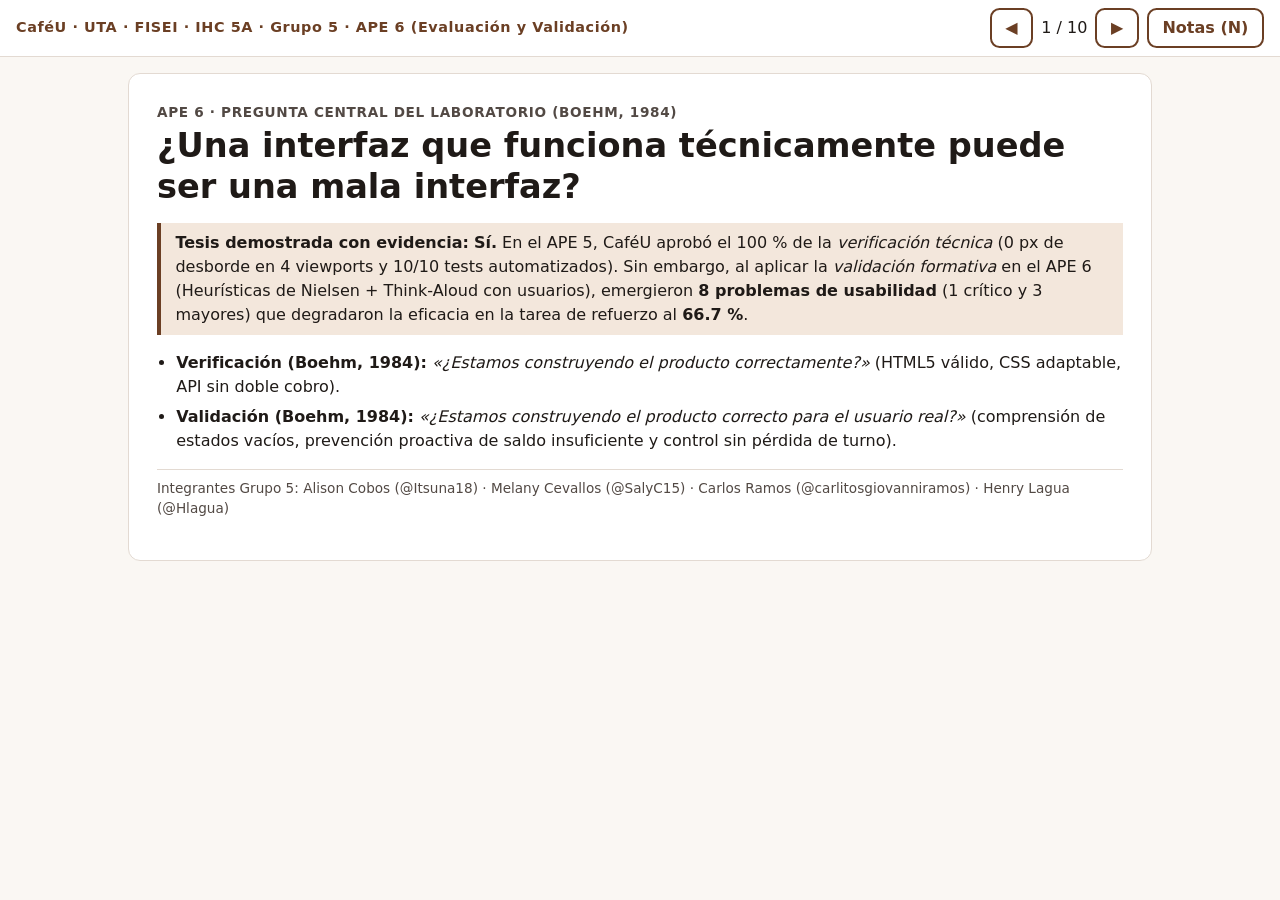
<file: presentacion/index.html>
<!doctype html>
<html lang="es">
<head>
<meta charset="utf-8">
<meta name="viewport" content="width=device-width, initial-scale=1">
<title>APE 6 · Evaluación y Validación · CaféU · Grupo 5</title>
<style>
  :root {
    --texto: #1F1A17; --suave: #524944; --fondo: #FAF7F3; --sup: #fff;
    --primario: #6B3F24; --primario-suave: #F3E7DC; --ok: #2E7D4F; --mal: #B3261E; --aviso: #8A4B00; --foco: #1F1A17; --borde: #E3DAD2;
  }
  * { box-sizing: border-box; }
  html, body { margin: 0; height: 100%; }
  body { background: var(--fondo); color: var(--texto); font: 1rem/1.5 "Inter", "Segoe UI", system-ui, Roboto, sans-serif; }
  .barra { display: flex; flex-wrap: wrap; gap: .5rem; align-items: center; justify-content: space-between;
           padding: .5rem 1rem; background: var(--sup); border-bottom: 1px solid var(--borde); }
  .barra p { margin: 0; font-weight: 700; font-size: .9rem; letter-spacing: .04em; color: var(--primario); }
  .controles { display: flex; gap: .5rem; align-items: center; }
  button { font: inherit; font-weight: 600; min-height: 2.5rem; min-width: 2.5rem; padding: .25rem .85rem;
           border: 2px solid var(--primario); border-radius: .6rem; background: var(--sup); color: var(--primario); cursor: pointer; }
  button:focus-visible { outline: 3px solid var(--foco); outline-offset: 3px; }
  main { max-width: 66rem; margin: 0 auto; padding: 1rem; }
  section.diapo { display: none; background: var(--sup); border: 1px solid var(--borde); border-radius: .75rem; padding: 1.25rem; }
  section.diapo.activa { display: block; }
  .meta { color: var(--suave); font-size: .85rem; font-weight: 700; text-transform: uppercase; letter-spacing: .05em; margin: 0 0 .25rem; }
  h1 { font-size: clamp(1.35rem, 3.8vw, 2.1rem); line-height: 1.2; margin: 0 0 1rem; }
  h2 { font-size: clamp(1.2rem, 3.2vw, 1.75rem); line-height: 1.2; margin: 0 0 .85rem; }
  ul { padding-left: 1.2rem; margin: 0 0 1rem; } li { margin-bottom: .35rem; }
  code { background: var(--primario-suave); padding: .05rem .3rem; border-radius: .25rem; font-size: .9em; }
  .dos { display: grid; gap: 1rem; }
  .tabla { overflow-x: auto; margin-bottom: .75rem; }
  table { border-collapse: collapse; width: 100%; font-size: .88rem; }
  th, td { border: 1px solid var(--borde); padding: .4rem .5rem; text-align: left; }
  th { background: var(--primario-suave); }
  .ok { color: var(--ok); font-weight: 700; }
  .mal { color: var(--mal); font-weight: 700; }
  .warn { color: var(--aviso); font-weight: 700; }
  .cita { border-left: 4px solid var(--primario); padding: .5rem .9rem; background: var(--primario-suave); margin: 0 0 1rem; }
  .orador { margin-top: 1rem; font-size: .85rem; color: var(--suave); border-top: 1px solid var(--borde); padding-top: .5rem; }
  .notas { display: none; margin-top: .75rem; padding: .75rem; background: #fff8e6; border: 1px solid #e0c27a; border-radius: .4rem; font-size: .88rem; }
  body.con-notas .notas { display: block; }
  @media (min-width: 48rem) {
    .dos { grid-template-columns: 1fr 1fr; align-items: start; }
    section.diapo { padding: 1.75rem; }
  }
  @media print {
    .barra { display: none; } section.diapo { display: block; page-break-after: always; border: 0; }
  }
</style>
</head>
<body>
<header class="barra">
  <p>CaféU · UTA · FISEI · IHC 5A · Grupo 5 · APE 6 (Evaluación y Validación)</p>
  <div class="controles">
    <button type="button" id="ant" aria-label="Diapositiva anterior">◀</button>
    <span id="contador" aria-live="polite">1 / 10</span>
    <button type="button" id="sig" aria-label="Diapositiva siguiente">▶</button>
    <button type="button" id="btn-notas" aria-pressed="false">Notas (N)</button>
  </div>
</header>

<main id="diapos">

<section class="diapo activa" aria-labelledby="d1">
  <p class="meta">APE 6 · Pregunta Central del Laboratorio (Boehm, 1984)</p>
  <h1 id="d1">¿Una interfaz que funciona técnicamente puede ser una mala interfaz?</h1>
  <p class="cita"><strong>Tesis demostrada con evidencia:</strong> <strong>Sí.</strong> En el APE 5, CaféU aprobó el 100 % de la <em>verificación técnica</em> (0 px de desborde en 4 viewports y 10/10 tests automatizados). Sin embargo, al aplicar la <em>validación formativa</em> en el APE 6 (Heurísticas de Nielsen + Think-Aloud con usuarios), emergieron <strong>8 problemas de usabilidad</strong> (1 crítico y 3 mayores) que degradaron la eficacia en la tarea de refuerzo al <strong>66.7 %</strong>.</p>
  <ul>
    <li><strong>Verificación (Boehm, 1984):</strong> <em>«¿Estamos construyendo el producto correctamente?»</em> (HTML5 válido, CSS adaptable, API sin doble cobro).</li>
    <li><strong>Validación (Boehm, 1984):</strong> <em>«¿Estamos construyendo el producto correcto para el usuario real?»</em> (comprensión de estados vacíos, prevención proactiva de saldo insuficiente y control sin pérdida de turno).</li>
  </ul>
  <p class="orador">Integrantes Grupo 5: Alison Cobos (@Itsuna18) · Melany Cevallos (@SalyC15) · Carlos Ramos (@carlitosgiovanniramos) · Henry Lagua (@Hlagua)</p>
</section>

<section class="diapo" aria-labelledby="d2">
  <p class="meta">Fase 3 · Actividad 1</p>
  <h2 id="d2">Ajuste Post-Pilotaje y Protocolo de Reinicio (F5)</h2>
  <ul>
    <li><strong>Brecha detectada en Fase 2 (Pilotaje):</strong> Solo se había probado el camino feliz de pagar (<code>T1</code>) y cancelar (<code>T2</code>) sobre un pedido fijo de $4.25, omitiendo <strong>buscadores, filtros y prevención de errores de límite de saldo ($10.00)</strong>.</li>
    <li><strong>Tarea de Refuerzo incorporada (T3 · Meta ≤ 35 s):</strong> Buscar un producto en el catálogo rápido, filtrar por categoría, superar el límite de $10.00 de la tarjeta universitaria y ajustar el pedido para lograr pagar.</li>
    <li><strong>Protocolo de Reinicio de Estado (F5 / <code>Alt+R</code>):</strong> Entre sesiones se ejecuta <code>PedidoAPI.reiniciar()</code> (botón <em>Reiniciar sesión (F5)</em>), limpiando <code>sessionStorage</code> y garantizando saldo <strong>$10.00</strong>, pedido base <strong>$4.25</strong>, turno <strong>#A24</strong> y filtros limpios.</li>
  </ul>
  <p class="orador">Oradora: Alison Marcela Cobos Taco (@Itsuna18)</p>
</section>

<section class="diapo" aria-labelledby="d3">
  <p class="meta">Fase 3 · Actividad 2 · Método Analítico</p>
  <h2 id="d3">Método 1: Evaluación Heurística Independiente (Nielsen, 1994/1995)</h2>
  <p>Los 4 integrantes inspeccionaron el prototipo por separado ponderando <strong>Frecuencia, Impacto y Persistencia</strong> en escala <strong>1 (Cosmético) a 4 (Crítico)</strong>:</p>
  <div class="tabla"><table>
    <thead><tr><th>Evaluador(a)</th><th>Rol</th><th>Archivo de Evidencia</th><th>Hallazgos detectados</th></tr></thead>
    <tbody>
      <tr><td>Alison Cobos (@Itsuna18)</td><td>Back-End</td><td><code>resultados/heuristica-alison-cobos.md</code></td><td>4 hallazgos: H-01 (Sev. 4), H-03 (Sev. 3), H-04 (Sev. 3), H-05 (Sev. 2)</td></tr>
      <tr><td>Melany Cevallos (@SalyC15)</td><td>Front-End</td><td><code>resultados/heuristica-melany-cevallos.md</code></td><td>5 hallazgos: H-01 (Sev. 4), H-02 (Sev. 3), H-04 (Sev. 3), H-07 (Sev. 2), H-08 (Sev. 1)</td></tr>
      <tr><td>Carlos Ramos (@carlitosgiovanniramos)</td><td>Tester</td><td><code>resultados/heuristica-carlos-ramos.md</code></td><td>5 hallazgos: H-01 (Sev. 4), H-02 (Sev. 3), H-03 (Sev. 3), H-07 (Sev. 2), H-08 (Sev. 1)</td></tr>
      <tr><td>Henry Lagua (@Hlagua)</td><td>QA / Arquitecto</td><td><code>resultados/heuristica-henry-lagua.md</code></td><td>5 hallazgos: H-01 (Sev. 4), H-02 (Sev. 3), H-03 (Sev. 3), H-05 (Sev. 2), H-08 (Sev. 1)</td></tr>
    </tbody>
  </table></div>
  <p class="orador">Oradora: Melany Saleth Cevallos Goyes (@SalyC15)</p>
</section>

<section class="diapo" aria-labelledby="d4">
  <p class="meta">Fase 3 · Actividad 3 · Método Empírico</p>
  <h2 id="d4">Método 2: Prueba de Usabilidad con Usuarios (Think-Aloud + SUS)</h2>
  <ul>
    <li><strong>Participantes externos anonimizados:</strong> <code>P1</code>, <code>P2</code> y <code>P3</code> (estudiantes de otros grupos/semestres que no diseñaron CaféU, con consentimiento informado firmado).</li>
    <li><strong>Roles del laboratorio:</strong> Moderadora (Melany Cevallos), Cronometrista (Carlos Ramos), Observadora Think-Aloud (Alison Cobos) y Soporte/QA de reinicio F5 (Henry Lagua).</li>
    <li><strong>Evidencia en repositorio:</strong> <code>resultados/P1.md</code>, <code>resultados/P2.md</code> y <code>resultados/P3.md</code> con citas textuales, tiempos por tarea, errores críticos/no críticos y las 10 respuestas del cuestionario SUS.</li>
  </ul>
  <p class="orador">Orador: Carlos Giovanni Ramos Jácome (@carlitosgiovanniramos)</p>
</section>

<section class="diapo" aria-labelledby="d5">
  <p class="meta">Fase 3 · Actividad 4 · ISO 9241-11:2018 y Brooke (1996)</p>
  <h2 id="d5">Consolidación de Métricas: Eficacia, Eficiencia y Satisfacción (SUS)</h2>
  <div class="tabla"><table>
    <thead><tr><th>Tarea</th><th>Meta (s)</th><th>P1 (s)</th><th>P2 (s)</th><th>P3 (s)</th><th>Mediana (s)</th><th>Éxito Autónomo (%)</th><th>Err. Críticos</th><th>Err. No Críticos</th></tr></thead>
    <tbody>
      <tr><td><strong>T1</strong> Confirmar pedido #A24</td><td>20.0 s</td><td>16.0</td><td>14.0</td><td>18.0</td><td class="ok">16.0 s (Cumple)</td><td class="ok">100.0 % (3/3)</td><td>0</td><td>0</td></tr>
      <tr><td><strong>T2</strong> Cancelar y verificar reembolso</td><td>15.0 s</td><td>17.0</td><td>13.0</td><td>19.0</td><td class="warn">17.0 s (+2.0 s)</td><td class="ok">100.0 % (3/3)</td><td>0</td><td>2</td></tr>
      <tr><td><strong>T3</strong> Refuerzo: Buscador y límite $10</td><td>35.0 s</td><td>52.0</td><td>64.0*</td><td>48.0</td><td class="mal">52.0 s (+17.0 s)</td><td class="warn">66.7 % (2/3)</td><td class="mal">1</td><td class="mal">6</td></tr>
      <tr><th>Global / Total</th><th>—</th><th>85.0</th><th>91.0</th><th>85.0</th><th>—</th><th>88.9 % (8/9)</th><th>1</th><th>8</th></tr>
    </tbody>
  </table></div>
  <p><small><strong>* Nota (64.0* s en P2):</strong> P2 no completó T3 de forma autónoma; requirió 1 pista tras el estado vacío (H-02) y el error de saldo (H-01).</small></p>
  <p><strong>Satisfacción SUS (Brooke, 1996):</strong> P1 = <strong>80.0</strong> · P2 = <span class="mal"><strong>62.5</strong></span> · P3 = <strong>75.0</strong> → <strong>Promedio = 72.5</strong> (Mediana = 75.0) frente a la referencia de la industria de <strong>68.0</strong> (+4.5 pts global, pero P2 cae bajo 68.0 por la fricción en T3).</p>
  <p class="orador">Orador: Carlos Giovanni Ramos Jácome (@carlitosgiovanniramos)</p>
</section>

<section class="diapo" aria-labelledby="d6">
  <p class="meta">Fase 4 · Actividad 5</p>
  <h2 id="d6">Matriz Consolidada de Hallazgos (H-01 a H-08)</h2>
  <div class="tabla"><table>
    <thead><tr><th>ID</th><th>Problema unificado</th><th>Heurística</th><th>Sev. (1–4)</th><th>Evidencia (Analítica / Empírica)</th></tr></thead>
    <tbody>
      <tr><td><strong>H-01</strong></td><td>Botón «Confirmar y pagar» sigue activo cuando el total supera los $10.00 de saldo y no indica cuánto falta</td><td>H5 · H9</td><td class="mal">4 (Crítico)</td><td>4/4 evaluadores + P1, P2, P3 fallaron o dudaron en T3</td></tr>
      <tr><td><strong>H-02</strong></td><td>El buscador deja la lista en blanco sin mensaje de «0 resultados» cuando no hay coincidencias</td><td>H1 · H6</td><td class="warn">3 (Mayor)</td><td>3/4 evaluadores + P2 («empanada») y P3 en T3</td></tr>
      <tr><td><strong>H-03</strong></td><td>«Cancelar pedido» anula en un solo clic sin confirmar ni advertir pérdida del turno #A24 → #A25</td><td>H3 · H5</td><td class="warn">3 (Mayor)</td><td>3/4 evaluadores + P1 y P3 en T2</td></tr>
      <tr><td><strong>H-04</strong></td><td>Falta botón individual <code>− Quitar</code> junto a cada ítem dentro de la lista «Revisa tu pedido»</td><td>H6 · H3</td><td class="warn">3 (Mayor)</td><td>2/4 evaluadores + P1 y P2 en T3</td></tr>
      <tr><td><strong>H-05</strong></td><td>Bloqueo de 600 ms en «Cancelar pedido» sin estado visual de enfriamiento</td><td>H1</td><td>2 (Menor)</td><td>Detectado en inspección heurística (AC-04, HL-04)</td></tr>
      <tr><td><strong>H-06</strong></td><td>Falta indicar en qué ventanilla del Edificio central se retira el #A24 y si requiere carné</td><td>H10 · H2</td><td>2 (Menor)</td><td>Verbalizado por P1 y P3 al terminar T1</td></tr>
      <tr><td><strong>H-07</strong></td><td>Ausencia de botón rápido <code>× Limpiar</code> o atajo <code>Escape</code> en el buscador</td><td>H7</td><td>2 (Menor)</td><td>Detectado en inspección heurística (MC-04, CR-04)</td></tr>
      <tr><td><strong>H-08</strong></td><td>Contraste y tamaño ajustado de subtítulos <code>&lt;small&gt;</code> en viewport de 320 px</td><td>H8</td><td>1 (Cosmético)</td><td>Detectado en inspección heurística (MC-05, CR-05, HL-05)</td></tr>
    </tbody>
  </table></div>
  <p class="orador">Oradora: Alison Marcela Cobos Taco (@Itsuna18)</p>
</section>

<section class="diapo" aria-labelledby="d7">
  <p class="meta">Fase 4 · Actividad 6</p>
  <h2 id="d7">Triangulación Metodológica (Heurística × Usuarios)</h2>
  <div class="tabla"><table>
    <thead><tr><th>Categoría de Triangulación</th><th>Hallazgos</th><th>Interpretación Metodológica</th></tr></thead>
    <tbody>
      <tr><td><strong>Confirmado por ambos métodos</strong><br>(Heurística + Think-Aloud)</td><td><strong>H-01</strong> (Sev. 4), <strong>H-02</strong> (Sev. 3), <strong>H-03</strong> (Sev. 3), <strong>H-04</strong> (Sev. 3)</td><td>El 100 % de los problemas críticos y mayores predichos por la inspección de Nielsen se materializaron como errores o demoras reales en los participantes P1–P3.</td></tr>
      <tr><td><strong>Solo heurística</strong><br>(Método analítico)</td><td><strong>H-05</strong> (Sev. 2), <strong>H-07</strong> (Sev. 2), <strong>H-08</strong> (Sev. 1)</td><td>La inspección experta detecta casos borde de temporización (600 ms), aceleradores para expertos (<code>Escape</code>) y detalles a 320 px que 3 usuarios novatos no verbalizan en una sesión corta.</td></tr>
      <tr><td><strong>Solo usuarios</strong><br>(Método empírico)</td><td><strong>H-06</strong> (Sev. 2)</td><td>Los diseñadores sufrían «sesgo de familiaridad» (ya conocían el contexto físico del APE 4); solo los usuarios reales preguntaron en qué ventanilla presentar el código <code>#A24</code>.</td></tr>
    </tbody>
  </table></div>
  <p class="orador">Orador: Henry Daniel Lagua Flores (@Hlagua)</p>
</section>

<section class="diapo" aria-labelledby="d8">
  <p class="meta">Fase 4 · Actividad 7</p>
  <h2 id="d8">Criterios Técnicos de Mejora (C-01 a C-08)</h2>
  <div class="tabla"><table>
    <thead><tr><th>Criterio</th><th>Hallazgo</th><th>Componente afectado</th><th>Cambio técnico verificable</th><th>Estándar de respaldo</th></tr></thead>
    <tbody>
      <tr><td><strong>C-01</strong></td><td>H-01</td><td><code>src/interaccion.js</code> · <code>#btn-confirmar</code></td><td>Deshabilitar <code>#btn-confirmar</code> en vivo si <code>total &gt; saldo</code> y anunciar monto faltante exacto (<code>$X.XX</code>) en <code>#estado</code>.</td><td>Nielsen H5, H9 · WCAG 2.1 SC 3.3.1, 4.1.3 · ISO 9241-11</td></tr>
      <tr><td><strong>C-02</strong></td><td>H-02</td><td><code>src/interaccion.js</code> · <code>#lista-catalogo</code></td><td>Renderizar estado vacío con <code>role="status"</code> («0 resultados para...») y botón «Ver todo el menú».</td><td>Nielsen H1, H6 · WCAG 2.1 SC 4.1.3</td></tr>
      <tr><td><strong>C-03</strong></td><td>H-03</td><td><code>src/interaccion.js</code> · <code>#btn-cancelar</code></td><td>Solicitar confirmación de dos pasos advirtiendo que se perderá el turno <code>#A24</code> antes de anular.</td><td>Nielsen H3, H5 · WCAG 2.1 SC 3.3.4</td></tr>
      <tr><td><strong>C-04</strong></td><td>H-04</td><td><code>src/index.html</code> · <code>#lista-pedido</code></td><td>Añadir botón <code>− Quitar</code> (≥ 44×44 px) en cada línea de producto dentro de «Revisa tu pedido».</td><td>Nielsen H6, H3 · WCAG 2.1 SC 2.5.5</td></tr>
      <tr><td><strong>C-05..C-08</strong></td><td>H-05..H-08</td><td><code>src/estilos.css</code> · <code>src/index.html</code></td><td>Estado visual de 600 ms (C-05), nota de Ventanilla Rápida (C-06), botón <code>× Limpiar</code>/<code>Esc</code> (C-07) y contraste 8.77:1 / 8.21:1 en <code>&lt;small&gt;</code> (C-08).</td><td>Nielsen H1, H2, H7, H8, H10 · WCAG 2.1 SC 1.4.3, 1.4.6</td></tr>
    </tbody>
  </table></div>
  <p class="orador">Oradora: Melany Saleth Cevallos Goyes (@SalyC15)</p>
</section>

<section class="diapo" aria-labelledby="d9">
  <p class="meta">Fase 4 · Actividad 8 · GitHub Issues</p>
  <h2 id="d9">Backlog Priorizado (P1 a P4) y Trabajo Colaborativo en GitHub</h2>
  <div class="tabla"><table>
    <thead><tr><th>Prioridad</th><th>Issue en GitHub</th><th>Hallazgos / Criterios</th><th>Severidad</th><th>Responsable</th></tr></thead>
    <tbody>
      <tr><td><span class="mal">P1 (Inmediata)</span></td><td><a href="https://github.com/Hlagua/APE6_IHC/issues/1">Issue #1</a></td><td>H-01 → C-01 (Validación proactiva de saldo insuficiente y monto faltante)</td><td>4 (Crítico)</td><td>@Itsuna18 · @SalyC15</td></tr>
      <tr><td><span class="warn">P2 (Alta)</span></td><td><a href="https://github.com/Hlagua/APE6_IHC/issues/2">Issue #2</a></td><td>H-02, H-04 → C-02, C-04 (Estado vacío en buscador y botón quitar ítem en lista)</td><td>3 (Mayor)</td><td>@SalyC15 · @Itsuna18</td></tr>
      <tr><td><span class="warn">P3 (Media-Alta)</span></td><td><a href="https://github.com/Hlagua/APE6_IHC/issues/3">Issue #3</a></td><td>H-03 → C-03 (Confirmación de dos pasos al cancelar #A24 advirtiendo pérdida de turno)</td><td>3 (Mayor)</td><td>@Itsuna18 · @carlitosgiovanniramos</td></tr>
      <tr><td>P4 (Refinamiento)</td><td><a href="https://github.com/Hlagua/APE6_IHC/issues/4">Issue #4</a></td><td>H-05..H-08 → C-05..C-08 (Feedback 600ms, guía de retiro, limpiar filtro y contraste 8.77:1)</td><td>2–1 (Menor/Cosm.)</td><td>@Hlagua</td></tr>
    </tbody>
  </table></div>
  <p>Trazabilidad completa en <code>github.com/Hlagua/APE6_IHC</code>: 4 ramas por rol, commits individuales con <code>--author</code> y Pull Requests #9 a #12 integrados en <code>main</code>.</p>
  <p class="orador">Orador: Henry Daniel Lagua Flores (@Hlagua)</p>
</section>

<section class="diapo" aria-labelledby="d10">
  <p class="meta">Cierre · Respuesta Basada en Evidencia</p>
  <h2 id="d10">Conclusiones: Verificación vs. Validación (Boehm, 1984)</h2>
  <ul>
    <li><strong>Respuesta a la pregunta del laboratorio:</strong> Una interfaz que funciona técnicamente (0 px de desborde, 100 % de tests unitarios aprobados y API sin doble cobro) <strong>sí puede ser una mala interfaz</strong> cuando falla en la comunicación de estado y prevención de errores ante tareas reales de búsqueda y presupuesto limitado.</li>
    <li><strong>Evidencia cuantitativa:</strong> Mientras en el flujo básico (T1) la eficacia fue del <strong>100 %</strong> (mediana 16.0 s ≤ meta 20.0 s), en la tarea de refuerzo post-pilotaje (T3) la eficacia cayó a <strong>66.7 %</strong>, el tiempo subió a una mediana de <strong>52.0 s</strong> (+48.6 % sobre la meta de 35.0 s) y el SUS de P2 descendió a <strong>62.5</strong> (&lt; 68.0).</li>
    <li><strong>Complementariedad metodológica:</strong> La triangulación demostró que las heurísticas de Nielsen y las pruebas Think-Aloud no compiten, sino que se necesitan mutuamente: las heurísticas capturaron defectos de temporización y micro-interacción (<code>H-05</code>, <code>H-07</code>, <code>H-08</code>), mientras que los usuarios revelaron vacíos del contexto físico (<code>H-06</code>) y confirmaron el impacto real de <code>H-01</code> a <code>H-04</code>.</li>
  </ul>
  <p class="orador">Oradores: Los cuatro integrantes del Grupo 5</p>
</section>

</main>

<script>
  const diapos = [...document.querySelectorAll('.diapo')];
  const contador = document.getElementById('contador');
  const btnNotas = document.getElementById('btn-notas');
  let i = 0;
  function ir(n) {
    i = Math.max(0, Math.min(diapos.length - 1, n));
    diapos.forEach((d, k) => d.classList.toggle('activa', k === i));
    contador.textContent = (i + 1) + ' / ' + diapos.length;
    try { history.replaceState(null, '', '#' + (i + 1)); } catch (e) {}
  }
  document.getElementById('ant').addEventListener('click', () => ir(i - 1));
  document.getElementById('sig').addEventListener('click', () => ir(i + 1));
  btnNotas.addEventListener('click', () => {
    const on = document.body.classList.toggle('con-notas');
    btnNotas.setAttribute('aria-pressed', String(on));
  });
  document.addEventListener('keydown', (e) => {
    if (e.target.closest && e.target.closest('button')) {
      if (e.key === 'ArrowRight' || e.key === 'ArrowLeft') e.preventDefault(); else return;
    }
    if (e.key === 'ArrowRight' || e.key === 'PageDown') ir(i + 1);
    else if (e.key === 'ArrowLeft' || e.key === 'PageUp') ir(i - 1);
    else if (e.key === 'n' || e.key === 'N') btnNotas.click();
  });
  const h = parseInt(location.hash.slice(1), 10);
  ir(Number.isFinite(h) ? h - 1 : 0);
</script>
</body>
</html>
</file>
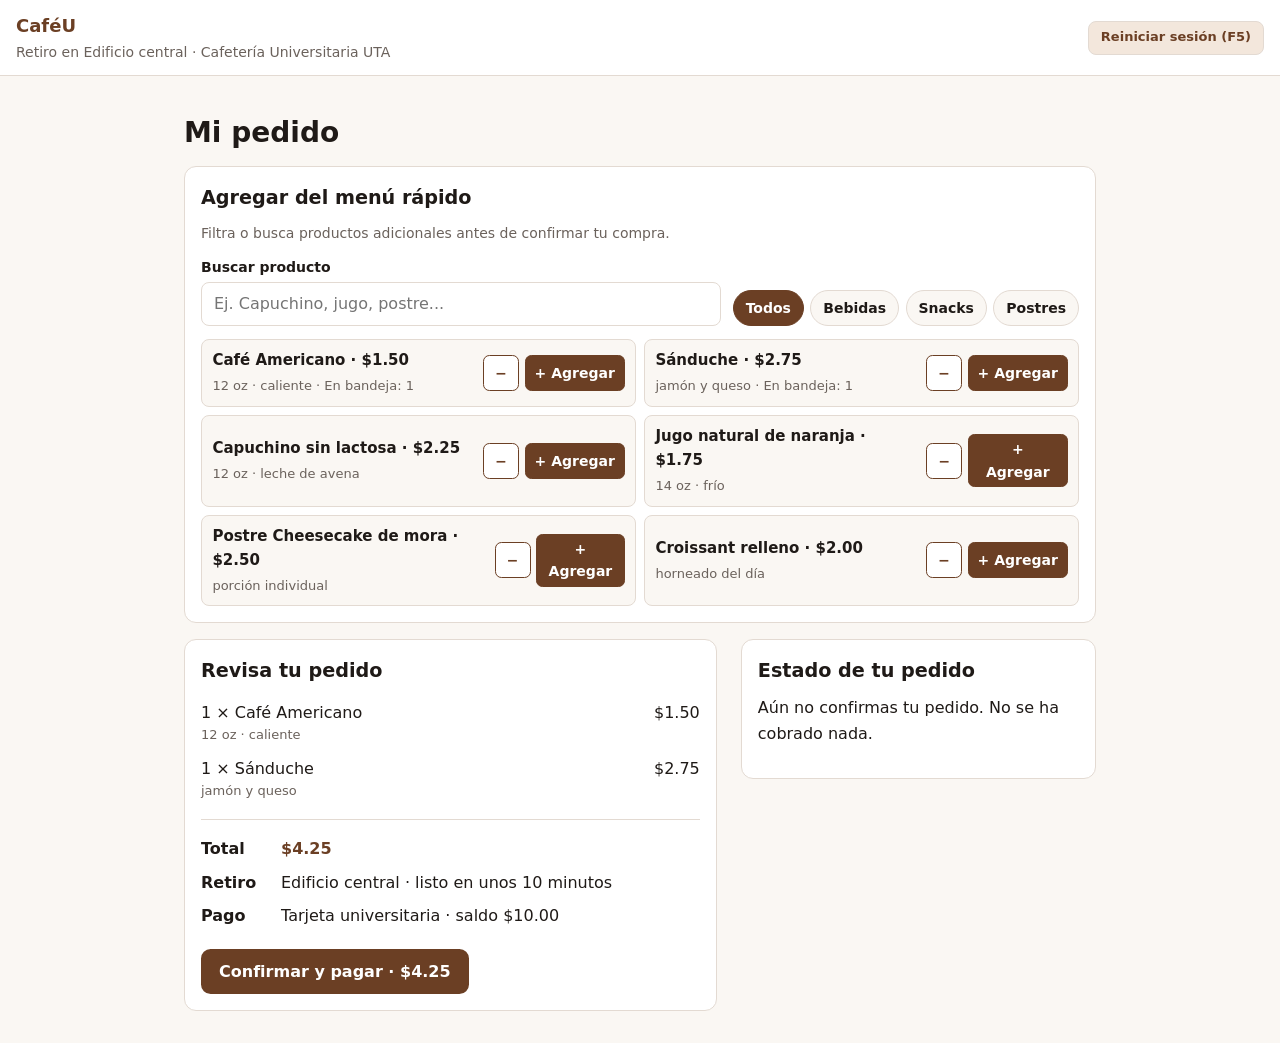
<file: src/index.html>
<!doctype html>
<html lang="es">
<head>
  <meta charset="utf-8">
  <meta name="viewport" content="width=device-width, initial-scale=1">
  <title>CaféU · Mi pedido (Evaluación Formativa APE 6)</title>
  <link rel="stylesheet" href="estilos.css">
  <script src="api.js" defer></script>
  <script src="interaccion.js" defer></script>
</head>
<body>
  <header class="cabecera">
    <div class="cabecera__info">
      <p class="marca">CaféU</p>
      <p class="sede">Retiro en Edificio central · Cafetería Universitaria UTA</p>
    </div>
    <button type="button" id="btn-reiniciar-lab" class="boton-lab" title="Protocolo de reinicio entre sesiones (F5 / Alt+R)">
      Reiniciar sesión (F5)
    </button>
  </header>

  <main class="contenido">
    <h1>Mi pedido</h1>

    <!-- Módulo post-pilotaje (Tarea de Refuerzo T3): Buscador y filtro de menú rápido -->
    <section class="catalogo" aria-labelledby="titulo-catalogo">
      <div class="catalogo__cabecera">
        <h2 id="titulo-catalogo">Agregar del menú rápido</h2>
        <p class="catalogo__ayuda">Filtra o busca productos adicionales antes de confirmar tu compra.</p>
      </div>

      <div class="controles-busqueda">
        <div class="campo-busqueda">
          <label for="buscar-producto">Buscar producto</label>
          <input type="search" id="buscar-producto" placeholder="Ej. Capuchino, jugo, postre..." autocomplete="off">
        </div>
        <div class="filtros" role="group" aria-label="Filtrar por categoría">
          <button type="button" class="chip-filtro activo" data-categoria="todos" aria-pressed="true">Todos</button>
          <button type="button" class="chip-filtro" data-categoria="bebidas" aria-pressed="false">Bebidas</button>
          <button type="button" class="chip-filtro" data-categoria="snacks" aria-pressed="false">Snacks</button>
          <button type="button" class="chip-filtro" data-categoria="postres" aria-pressed="false">Postres</button>
        </div>
      </div>

      <ul id="lista-catalogo" class="grid-catalogo" aria-live="polite"></ul>
    </section>

    <div class="disposicion">
      <!-- Componente 1: tarjeta del pedido (dato clave + acción principal) -->
      <article class="tarjeta" aria-labelledby="titulo-pedido">
        <h2 id="titulo-pedido">Revisa tu pedido</h2>
        <ul id="lista-pedido" class="productos">
          <li><span>1 × Café Americano <small>12 oz · caliente</small></span> <span>$1.50</span></li>
          <li><span>1 × Sánduche <small>jamón y queso</small></span> <span>$2.75</span></li>
        </ul>
        <dl class="datos">
          <div>
            <dt>Total</dt>
            <dd id="total">$4.25</dd>
          </div>
          <div>
            <dt>Retiro</dt>
            <dd>Edificio central · listo en unos 10 minutos</dd>
          </div>
          <div>
            <dt>Pago</dt>
            <dd>Tarjeta universitaria · saldo <span id="saldo">$10.00</span></dd>
          </div>
        </dl>
        <button type="button" id="btn-confirmar" class="boton boton--primario">
          Confirmar y pagar · $4.25
        </button>
      </article>

      <!-- Componente 2: estado del pedido (resultado visible + cancelación) -->
      <section class="resumen" aria-labelledby="titulo-estado" data-estado="pendiente">
        <h2 id="titulo-estado">Estado de tu pedido</h2>
        <p id="estado" role="status" aria-live="polite">Aún no confirmas tu pedido. No se ha cobrado nada.</p>
        <button type="button" id="btn-cancelar" class="boton boton--secundario" hidden>
          Cancelar pedido
        </button>
      </section>
    </div>
  </main>
</body>
</html>
</file>
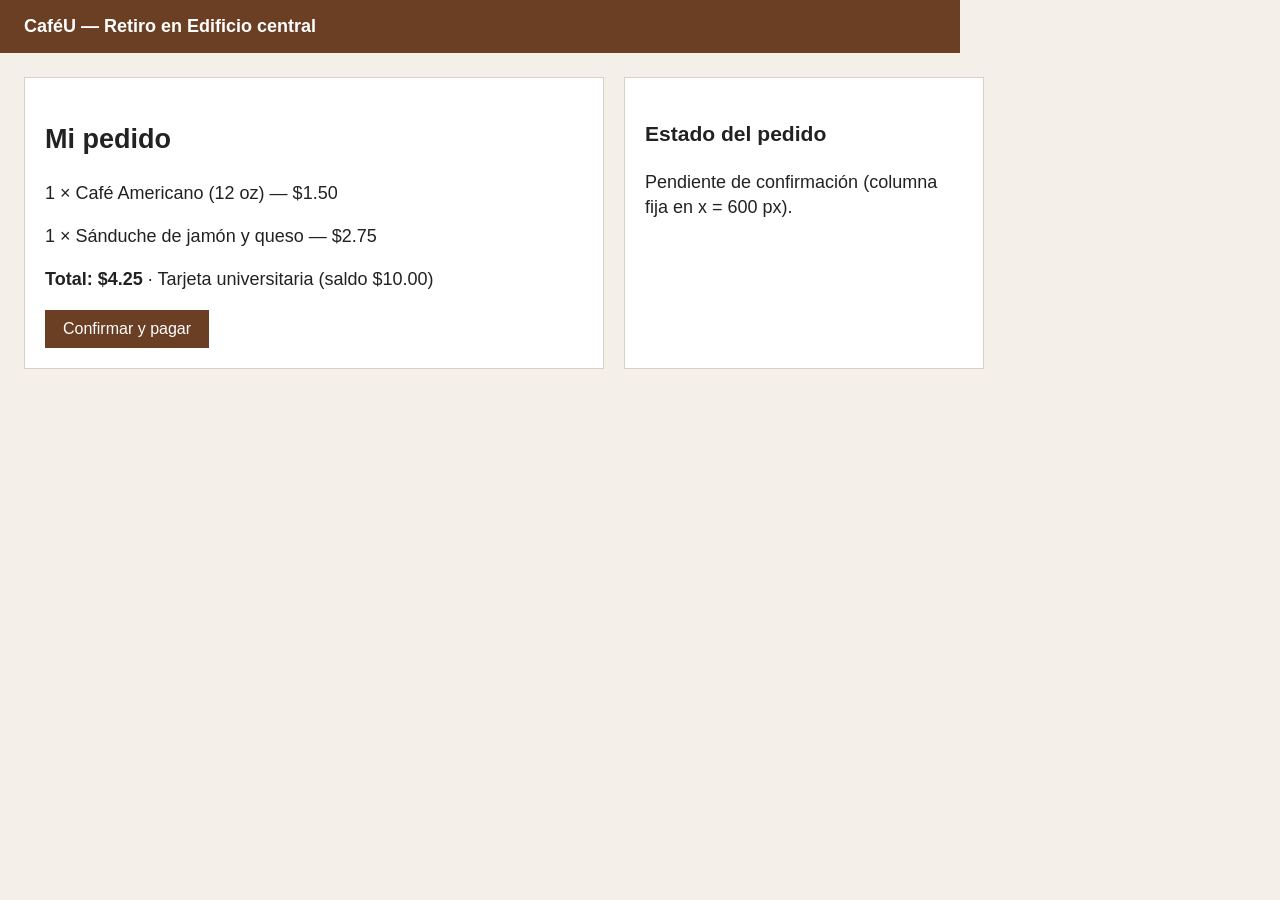
<file: prototipos/prototipo-A.html>
<!doctype html>
<html lang="es">
<head>
<meta charset="utf-8">
<title>CaféU · Mi pedido ( boceto A )</title>
<style>
  body { margin: 0; width: 960px; font: 18px/1.4 Arial, sans-serif; color: #222; background: #f4efe9; }
  .cab { background: #6b3f24; color: #fff; padding: 14px 24px; font-weight: bold; }
  .grid { display: grid; grid-template-columns: 580px 360px; gap: 20px; padding: 24px; }
  .caja { background: #fff; border: 1px solid #d8cfc6; padding: 20px; }
  .btn { background: #6b3f24; color: #fff; border: 0; padding: 10px 18px; font-size: 16px; }
</style>
</head>
<body>
  <div class="cab">CaféU — Retiro en Edificio central</div>
  <div class="grid">
    <div class="caja">
      <h2>Mi pedido</h2>
      <p>1 × Café Americano (12 oz) — $1.50</p>
      <p>1 × Sánduche de jamón y queso — $2.75</p>
      <p><strong>Total: $4.25</strong> · Tarjeta universitaria (saldo $10.00)</p>
      <button class="btn" disabled>Confirmar y pagar</button>
    </div>
    <div class="caja">
      <h3>Estado del pedido</h3>
      <p>Pendiente de confirmación (columna fija en x = 600 px).</p>
    </div>
  </div>
</body>
</html>
</file>
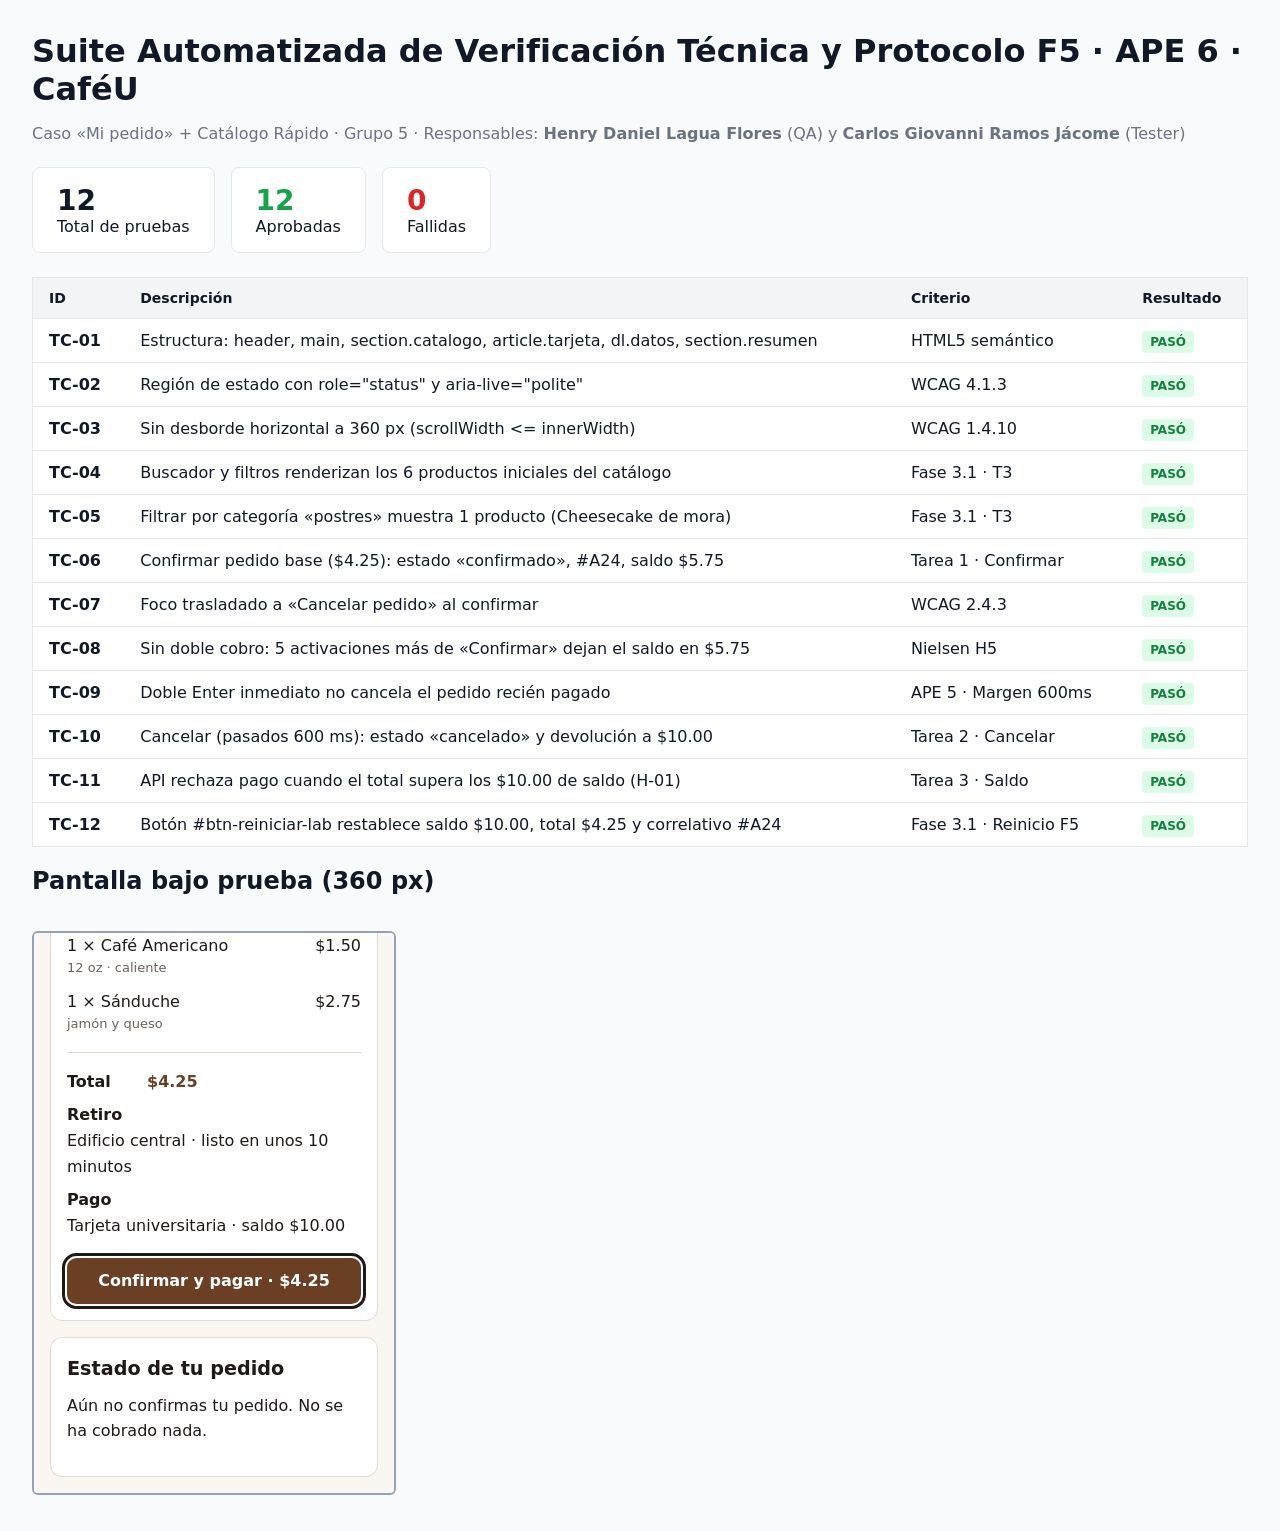
<file: tests/test_runner.html>
<!doctype html>
<html lang="es">
<head>
  <meta charset="utf-8">
  <title>Suite de Verificación y Validación · APE 6 · CaféU</title>
  <style>
    body { font-family: system-ui, sans-serif; margin: 2rem; background: #f9fafb; color: #111827; }
    h1 { margin-bottom: 0.5rem; }
    .meta { color: #6b7280; margin-bottom: 1.5rem; }
    .summary { display: flex; flex-wrap: wrap; gap: 1rem; margin-bottom: 1.5rem; }
    .card { background: white; padding: 1rem 1.5rem; border-radius: 8px; border: 1px solid #e5e7eb; }
    .card .val { font-size: 1.75rem; font-weight: 700; }
    .card.pass .val { color: #16a34a; }
    .card.fail .val { color: #dc2626; }
    .tabla { overflow-x: auto; }
    table { width: 100%; border-collapse: collapse; background: white; border: 1px solid #e5e7eb; }
    th, td { padding: 0.75rem 1rem; text-align: left; border-bottom: 1px solid #e5e7eb; }
    th { background: #f3f4f6; font-size: 0.875rem; }
    .badge { padding: 0.25rem 0.5rem; border-radius: 4px; font-weight: 600; font-size: 0.75rem; }
    .badge-pass { background: #dcfce7; color: #15803d; }
    .badge-fail { background: #fee2e2; color: #b91c1c; }
    iframe { width: 360px; max-width: 100%; height: 560px; border: 2px solid #94a3b8; border-radius: 6px; margin-top: 1rem; }
  </style>
</head>
<body>
  <h1>Suite Automatizada de Verificación Técnica y Protocolo F5 · APE 6 · CaféU</h1>
  <p class="meta">Caso «Mi pedido» + Catálogo Rápido · Grupo 5 · Responsables: <strong>Henry Daniel Lagua Flores</strong> (QA) y <strong>Carlos Giovanni Ramos Jácome</strong> (Tester)</p>

  <div class="summary">
    <div class="card"><div class="val" id="total-tests">0</div><div>Total de pruebas</div></div>
    <div class="card pass"><div class="val" id="pass-tests">0</div><div>Aprobadas</div></div>
    <div class="card fail"><div class="val" id="fail-tests">0</div><div>Fallidas</div></div>
  </div>

  <div class="tabla"><table>
    <thead>
      <tr><th>ID</th><th>Descripción</th><th>Criterio</th><th>Resultado</th></tr>
    </thead>
    <tbody id="test-rows"></tbody>
  </table></div>

  <h2>Pantalla bajo prueba (360 px)</h2>
  <iframe id="test-frame" src="../src/index.html" title="CaféU · Mi pedido"></iframe>

  <script>
    const frame = document.getElementById('test-frame');
    const rows = document.getElementById('test-rows');
    const esperar = (ms) => new Promise(r => setTimeout(r, ms));

    frame.onload = async () => {
      const doc = frame.contentDocument;
      const win = frame.contentWindow;

      if (doc.querySelector('.resumen').dataset.estado !== 'pendiente' && win.PedidoAPI) {
        win.PedidoAPI.reiniciar();
        win.location.reload();
        return;
      }

      const $ = (id) => doc.getElementById(id);
      const estado = () => doc.querySelector('.resumen').dataset.estado;
      const saldo = () => $('saldo').textContent;

      const tests = [
        { id: 'TC-01', crit: 'HTML5 semántico', desc: 'Estructura: header, main, section.catalogo, article.tarjeta, dl.datos, section.resumen',
          run: () => doc.querySelector('header') && doc.querySelector('main') && doc.querySelector('section.catalogo') &&
                     doc.querySelector('article.tarjeta') && doc.querySelector('dl.datos') && doc.querySelector('section.resumen') },
        { id: 'TC-02', crit: 'WCAG 4.1.3', desc: 'Región de estado con role="status" y aria-live="polite"',
          run: () => $('estado') && $('estado').getAttribute('role') === 'status' },
        { id: 'TC-03', crit: 'WCAG 1.4.10', desc: 'Sin desborde horizontal a 360 px (scrollWidth <= innerWidth)',
          run: () => doc.documentElement.scrollWidth <= win.innerWidth },
        { id: 'TC-04', crit: 'Fase 3.1 · T3', desc: 'Buscador y filtros renderizan los 6 productos iniciales del catálogo',
          run: () => doc.querySelectorAll('#lista-catalogo .item-catalogo').length === 6 },
        { id: 'TC-05', crit: 'Fase 3.1 · T3', desc: 'Filtrar por categoría «postres» muestra 1 producto (Cheesecake de mora)',
          run: () => {
            doc.querySelector('.chip-filtro[data-categoria="postres"]').click();
            const n = doc.querySelectorAll('#lista-catalogo .item-catalogo').length;
            doc.querySelector('.chip-filtro[data-categoria="todos"]').click();
            return n === 1;
          } },
        { id: 'TC-06', crit: 'Tarea 1 · Confirmar', desc: 'Confirmar pedido base ($4.25): estado «confirmado», #A24, saldo $5.75',
          run: () => {
            $('btn-confirmar').click();
            return estado() === 'confirmado' && $('btn-confirmar').disabled && !$('btn-cancelar').hidden &&
                   saldo() === '$5.75' && $('estado').textContent.includes('#A24');
          } },
        { id: 'TC-07', crit: 'WCAG 2.4.3', desc: 'Foco trasladado a «Cancelar pedido» al confirmar',
          run: () => doc.activeElement === $('btn-cancelar') },
        { id: 'TC-08', crit: 'Nielsen H5', desc: 'Sin doble cobro: 5 activaciones más de «Confirmar» dejan el saldo en $5.75',
          run: () => { for (let i = 0; i < 5; i++) $('btn-confirmar').click(); return saldo() === '$5.75'; } },
        { id: 'TC-09', crit: 'APE 5 · Margen 600ms', desc: 'Doble Enter inmediato no cancela el pedido recién pagado',
          run: () => { $('btn-cancelar').click(); return estado() === 'confirmado' && saldo() === '$5.75'; } },
        { id: 'TC-10', crit: 'Tarea 2 · Cancelar', desc: 'Cancelar (pasados 600 ms): estado «cancelado» y devolución a $10.00',
          run: async () => {
            await esperar(700);
            $('btn-cancelar').click();
            return estado() === 'cancelado' && !$('btn-confirmar').disabled && $('btn-cancelar').hidden && saldo() === '$10.00';
          } },
        { id: 'TC-11', crit: 'Tarea 3 · Saldo', desc: 'API rechaza pago cuando el total supera los $10.00 de saldo (H-01)',
          run: () => {
            win.PedidoAPI.agregarProducto('cheesecake-mora');
            win.PedidoAPI.agregarProducto('cheesecake-mora');
            win.PedidoAPI.agregarProducto('cheesecake-mora');
            const r = win.PedidoAPI.confirmarPedido();
            return r.exito === false && r.motivo === 'saldo_insuficiente';
          } },
        { id: 'TC-12', crit: 'Fase 3.1 · Reinicio F5', desc: 'Botón #btn-reiniciar-lab restablece saldo $10.00, total $4.25 y correlativo #A24',
          run: () => {
            $('btn-reiniciar-lab').click();
            return estado() === 'pendiente' && saldo() === '$10.00' && $('total').textContent === '$4.25';
          } }
      ];

      let ok = 0, ko = 0;
      for (const t of tests) {
        let r = false;
        try { r = !!(await t.run()); } catch (e) { console.error(t.id, e); }
        r ? ok++ : ko++;
        const tr = document.createElement('tr');
        tr.innerHTML = `<td><strong>${t.id}</strong></td><td>${t.desc.replace(/</g, '&lt;')}</td><td>${t.crit}</td>` +
          `<td><span class="badge ${r ? 'badge-pass' : 'badge-fail'}">${r ? 'PASÓ' : 'FALLÓ'}</span></td>`;
        rows.appendChild(tr);
      }
      win.PedidoAPI.reiniciar();
      document.getElementById('total-tests').textContent = tests.length;
      document.getElementById('pass-tests').textContent = ok;
      document.getElementById('fail-tests').textContent = ko;
    };
  </script>
</body>
</html>
</file>
<file: src/estilos.css>
/**
 * APE 6 · CaféU · «Mi pedido» + Catálogo rápido con buscador/filtros (Mobile-First)
 * Responsable: Melany Saleth Cevallos Goyes (@SalyC15) · Desarrollador Front-End
 *
 * 1. Base de 1 columna para móviles (320 y 360 px).
 * 2. Dos columnas desde @media (min-width: 48rem) (768 px), sin alterar el orden del DOM.
 * 3. Incluye módulo de búsqueda y filtrado para la Tarea de Refuerzo T3 (Ajuste Post-Pilotaje).
 */

:root {
  --texto: #1F1A17;
  --texto-sec: #6B625C;
  --fondo: #FAF7F3;
  --superficie: #FFFFFF;
  --borde: #E3DAD2;
  --primario: #6B3F24;
  --primario-presionado: #4E2D19;
  --primario-suave: #F3E7DC;
  --exito: #2E7D4F;
  --exito-suave: #E6F4EC;
  --aviso: #8A4B00;
  --aviso-suave: #FFF3E0;
  --error: #B3261E;
  --error-suave: #FCEEEE;
  --deshab: #E2DCD6;
  --texto-deshab: #5E5650;
  --foco: #1F1A17;
}

*,
*::before,
*::after {
  box-sizing: border-box;
}

body {
  margin: 0;
  background: var(--fondo);
  color: var(--texto);
  font: 1rem/1.6 "Inter", "Segoe UI", system-ui, -apple-system, Roboto, Arial, sans-serif;
}

/* Cabecera con control de reinicio de laboratorio (F5) */
.cabecera {
  background: var(--superficie);
  border-bottom: 1px solid var(--borde);
  padding: 0.75rem 1rem;
  display: flex;
  flex-wrap: wrap;
  align-items: center;
  justify-content: space-between;
  gap: 0.5rem;
}

.marca {
  margin: 0;
  font-weight: 700;
  color: var(--primario);
  font-size: 1.125rem;
}

.sede {
  margin: 0;
  color: var(--texto-sec);
  font-size: 0.875rem;
}

.boton-lab {
  font: inherit;
  font-size: 0.8125rem;
  font-weight: 600;
  padding: 0.35rem 0.75rem;
  border-radius: 0.5rem;
  border: 1px solid var(--borde);
  background: var(--primario-suave);
  color: var(--primario);
  cursor: pointer;
}

.boton-lab:hover {
  border-color: var(--primario);
}

.contenido {
  width: 100%;
  max-width: 60rem;
  margin: 0 auto;
  padding: 1rem;
}

h1 {
  font-size: 1.75rem;
  line-height: 1.2;
  margin: 0.5rem 0 1rem;
}

h2 {
  font-size: 1.2rem;
  margin: 0 0 0.5rem;
}

/* Sección de catálogo rápido y buscador (Tarea de refuerzo T3) */
.catalogo {
  background: var(--superficie);
  border: 1px solid var(--borde);
  border-radius: 0.75rem;
  padding: 1rem;
  margin-bottom: 1rem;
}

.catalogo__ayuda {
  margin: 0 0 0.75rem;
  font-size: 0.875rem;
  color: var(--texto-sec);
}

.controles-busqueda {
  display: grid;
  gap: 0.75rem;
  margin-bottom: 0.85rem;
}

.campo-busqueda label {
  display: block;
  font-weight: 600;
  font-size: 0.875rem;
  margin-bottom: 0.25rem;
}

.campo-busqueda input {
  width: 100%;
  font: inherit;
  padding: 0.5rem 0.75rem;
  border: 1px solid var(--borde);
  border-radius: 0.5rem;
  background: #fff;
}

.filtros {
  display: flex;
  flex-wrap: wrap;
  gap: 0.4rem;
}

.chip-filtro {
  font: inherit;
  font-size: 0.875rem;
  font-weight: 600;
  padding: 0.35rem 0.75rem;
  border-radius: 999px;
  border: 1px solid var(--borde);
  background: var(--fondo);
  color: var(--texto);
  cursor: pointer;
}

.chip-filtro.activo {
  background: var(--primario);
  color: #fff;
  border-color: var(--primario);
}

.grid-catalogo {
  list-style: none;
  margin: 0;
  padding: 0;
  display: grid;
  grid-template-columns: 1fr;
  gap: 0.5rem;
}

.item-catalogo {
  display: flex;
  align-items: center;
  justify-content: space-between;
  gap: 0.5rem;
  padding: 0.5rem 0.65rem;
  border: 1px solid var(--borde);
  border-radius: 0.5rem;
  background: var(--fondo);
}

.item-catalogo__info strong {
  display: block;
  font-size: 0.9375rem;
}

.item-catalogo__info small {
  color: var(--texto-sec);
  font-size: 0.8125rem;
}

.item-catalogo__acciones {
  display: flex;
  align-items: center;
  gap: 0.35rem;
}

.btn-cat {
  font: inherit;
  font-size: 0.875rem;
  font-weight: 700;
  min-width: 2.25rem;
  min-height: 2.25rem;
  padding: 0.2rem 0.55rem;
  border-radius: 0.4rem;
  border: 1px solid var(--primario);
  background: var(--superficie);
  color: var(--primario);
  cursor: pointer;
}

.btn-cat--agregar {
  background: var(--primario);
  color: #fff;
}

/* Mobile-First: una columna por defecto (tarjeta arriba, estado debajo) */
.disposicion {
  display: grid;
  grid-template-columns: 1fr;
  gap: 1rem;
}

.tarjeta,
.resumen {
  background: var(--superficie);
  border: 1px solid var(--borde);
  border-radius: 0.75rem;
  padding: 1rem;
  min-width: 0;
}

.productos {
  list-style: none;
  margin: 0 0 0.75rem;
  padding: 0 0 0.75rem;
  border-bottom: 1px solid var(--borde);
}

.productos li {
  display: flex;
  justify-content: space-between;
  gap: 0.75rem;
  padding: 0.3rem 0;
}

.productos small {
  display: block;
  color: var(--texto-sec);
  font-size: 0.8125rem;
}

/* Jerarquía: total, retiro y pago antes del botón */
.datos {
  margin: 0 0 1rem;
}

.datos div {
  display: flex;
  flex-wrap: wrap;
  gap: 0 0.5rem;
  padding: 0.25rem 0;
}

.datos dt {
  font-weight: 700;
  min-width: 4.5rem;
}

.datos dd {
  margin: 0;
  overflow-wrap: anywhere;
}

#total {
  font-weight: 700;
  color: var(--primario);
}

/* Visibilidad del estado del pedido */
.resumen p {
  margin: 0 0 1rem;
  overflow-wrap: anywhere;
}

.resumen[data-estado="confirmado"] {
  background: var(--exito-suave);
  border: 2px solid var(--exito);
}

.resumen[data-estado="cancelado"] {
  background: var(--aviso-suave);
  border: 2px solid var(--aviso);
}

.resumen[data-estado="error"] {
  background: var(--error-suave);
  border: 2px solid var(--error);
}

/* Botones nativos con objetivo táctil de al menos 44 px */
.boton {
  font: inherit;
  font-weight: 600;
  min-height: 2.75rem;
  width: 100%;
  padding: 0.5rem 1rem;
  border-radius: 0.6rem;
  border: 2px solid var(--primario);
  cursor: pointer;
  transition: background-color 0.2s ease, border-color 0.2s ease;
}

.boton--primario {
  background: var(--primario);
  color: #fff;
}

.boton--primario:hover:not(:disabled) {
  background: var(--primario-presionado);
}

.boton--secundario {
  background: var(--superficie);
  color: var(--primario);
}

.boton:disabled {
  background: var(--deshab);
  border-color: var(--deshab);
  color: var(--texto-deshab);
  cursor: not-allowed;
}

.boton:focus-visible,
.btn-cat:focus-visible,
.chip-filtro:focus-visible,
.boton-lab:focus-visible,
.campo-busqueda input:focus-visible {
  outline: 3px solid var(--foco);
  outline-offset: 2px;
}

/* Punto de corte: a 48rem (768 px) se activan dos columnas */
@media (min-width: 48rem) {
  .contenido {
    padding: 2rem 1.5rem;
  }

  .controles-busqueda {
    grid-template-columns: 1fr auto;
    align-items: end;
  }

  .grid-catalogo {
    grid-template-columns: repeat(2, 1fr);
  }

  .disposicion {
    grid-template-columns: 3fr 2fr;
    align-items: start;
    gap: 1.5rem;
  }

  .boton {
    width: auto;
    min-width: 12rem;
  }
}

@media (prefers-reduced-motion: reduce) {
  .boton {
    transition: none;
  }
}
</file>
